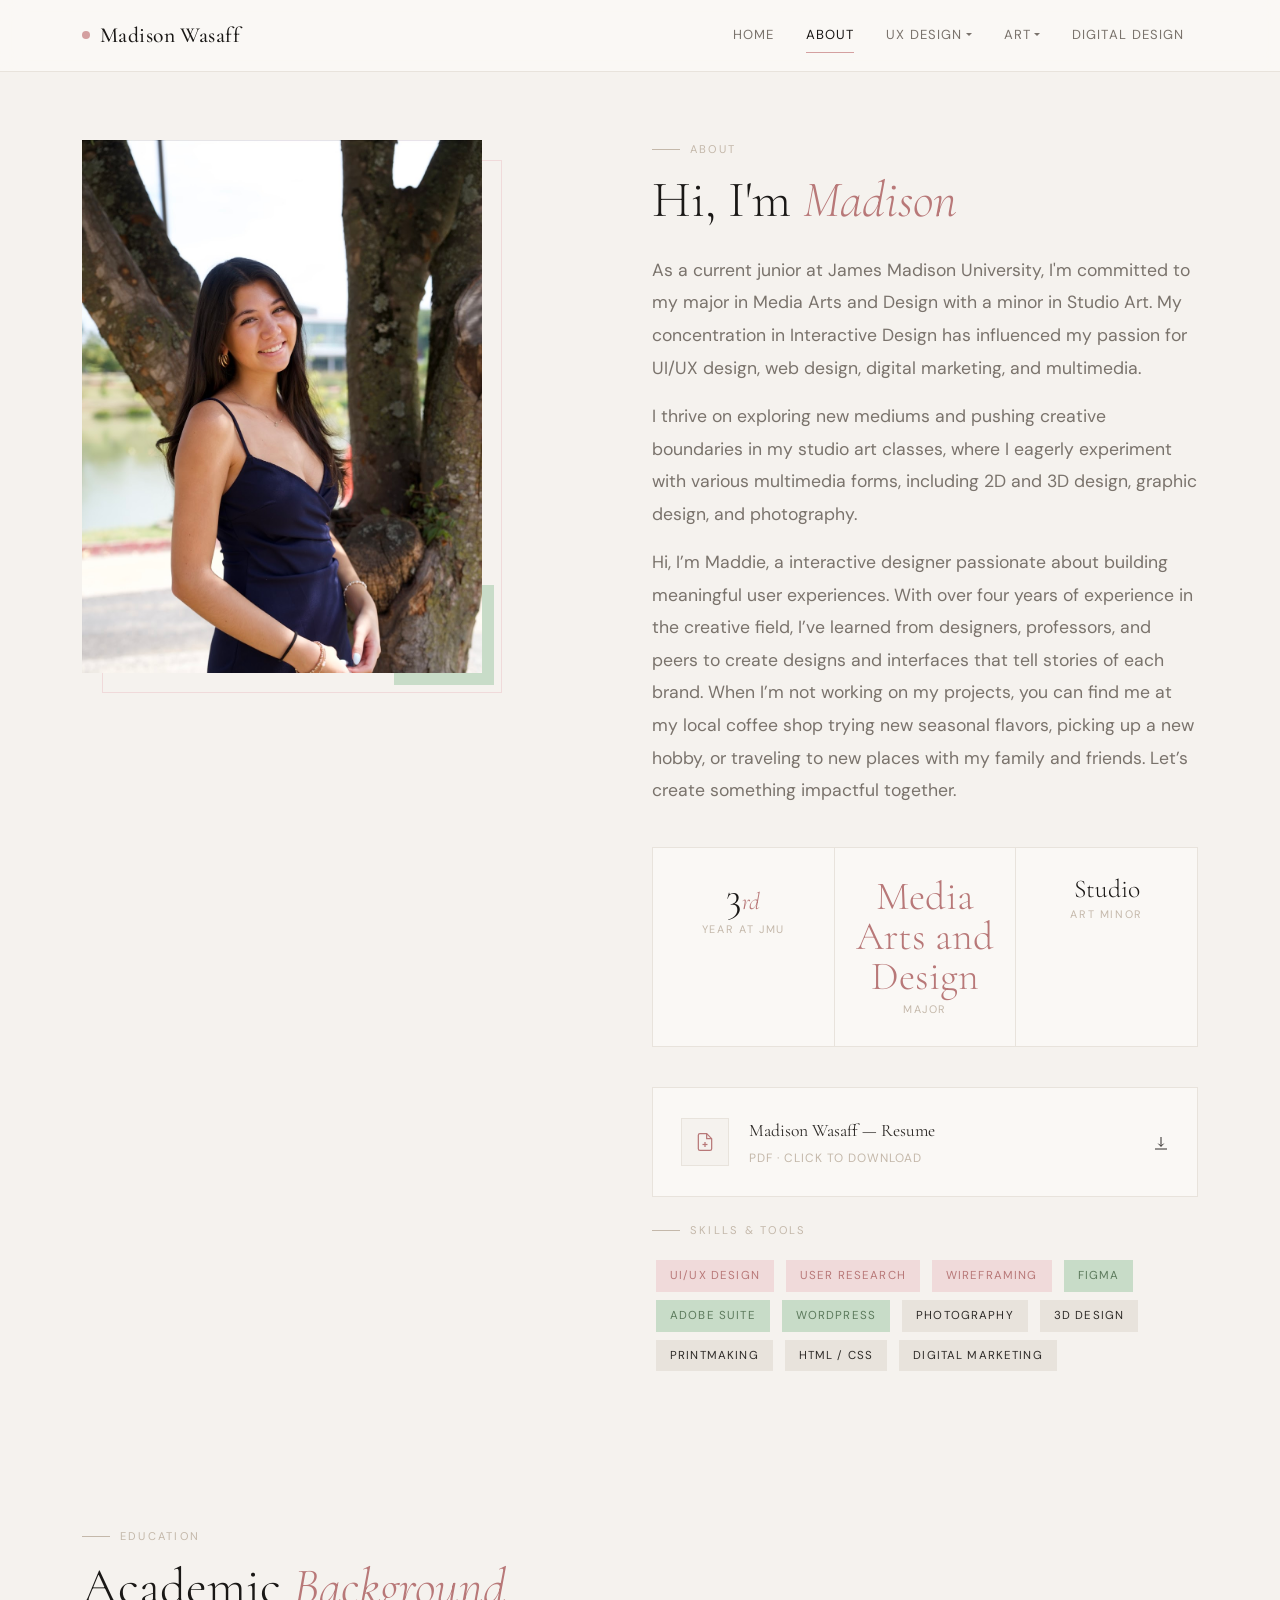
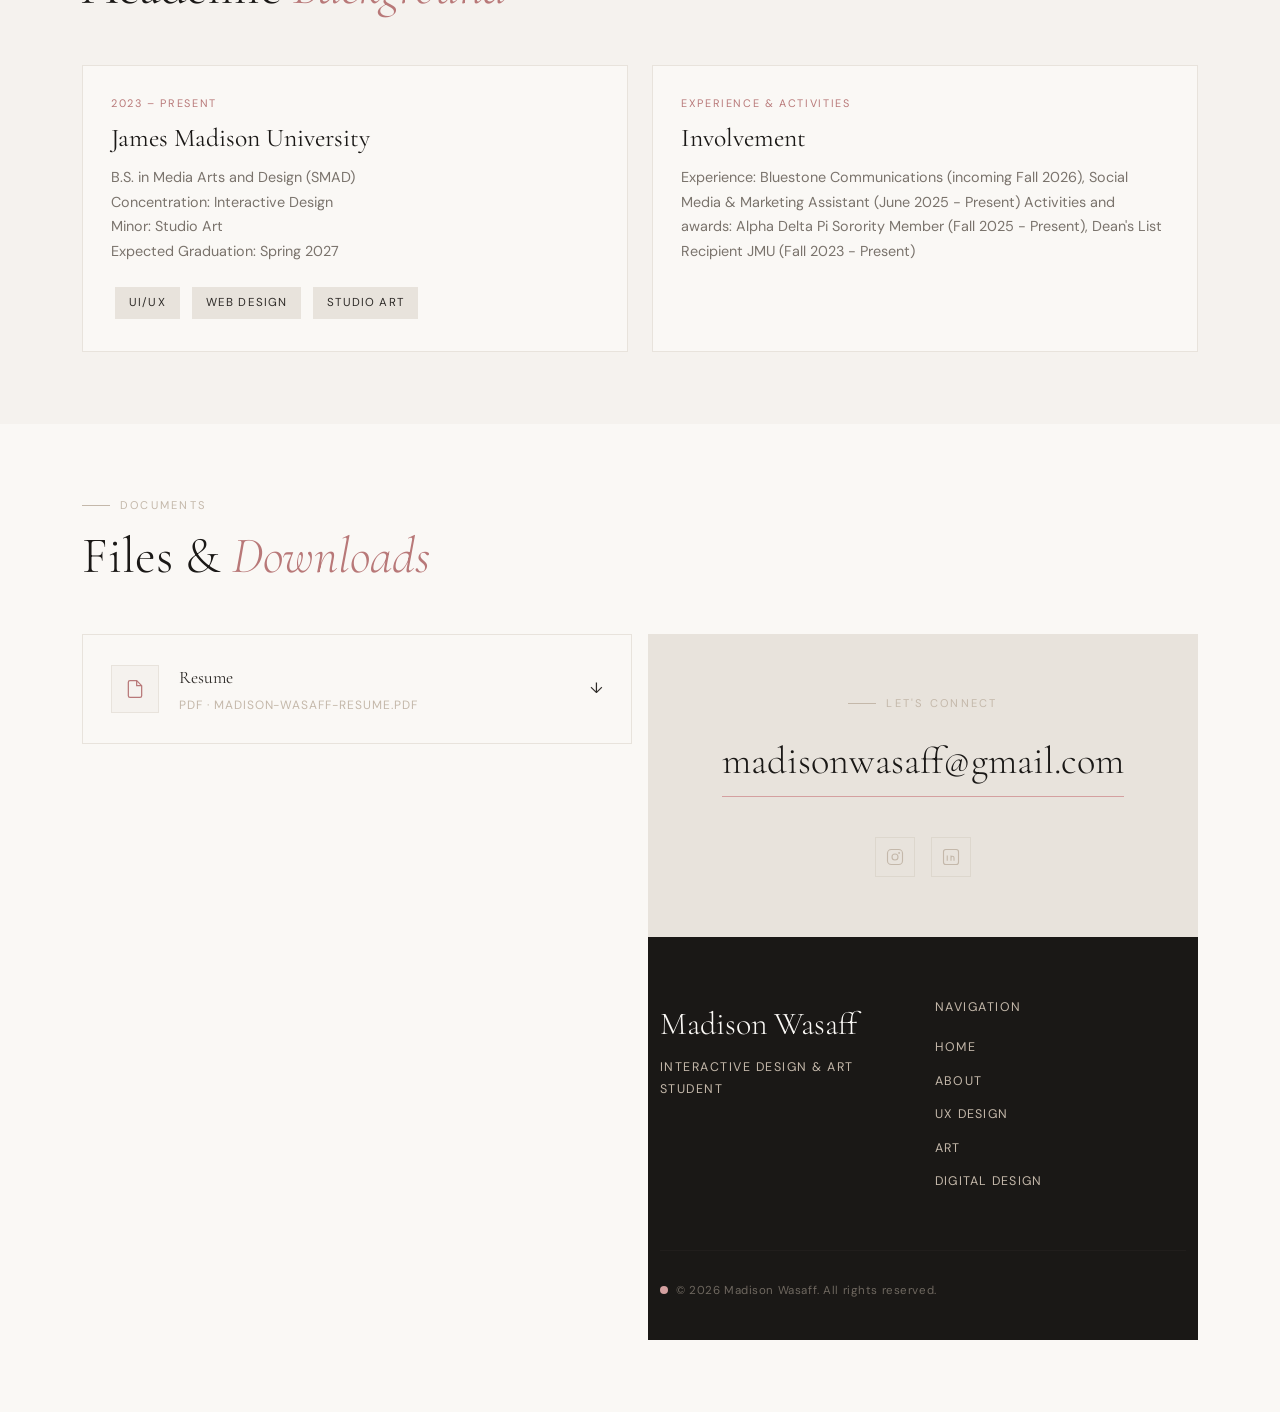
<file: about.html>
<!doctype html>
<html lang="en">
<head>
  <meta charset="utf-8">
  <meta name="viewport" content="width=device-width, initial-scale=1">
  <meta name="description" content="About Madison Wasaff — Interactive Design & Art Student at JMU">
  <meta name="author" content="Madison Wasaff">
  <title>About · Madison Wasaff</title>
  <link href="https://cdn.jsdelivr.net/npm/bootstrap@5.3.8/dist/css/bootstrap.min.css" rel="stylesheet" integrity="sha384-sRIl4kxILFvY47J16cr9ZwB07vP4J8+LH7qKQnuqkuIAvNWLzeN8tE5YBujZqJLB" crossorigin="anonymous">
  <link href="style.css" rel="stylesheet">
</head>
<body class="page-fade">

<!-- ═══ NAVIGATION ═══ -->
<nav class="site-nav navbar navbar-expand-lg" id="siteNav">
  <div class="container">
    <a class="nav-brand navbar-brand" href="index.html">
      <span class="brand-dot"></span>
      Madison Wasaff
    </a>
    <button class="navbar-toggler" type="button" data-bs-toggle="collapse" data-bs-target="#navMenu">
      <span class="navbar-toggler-icon"></span>
    </button>
    <div class="collapse navbar-collapse justify-content-end" id="navMenu">
      <ul class="navbar-nav align-items-lg-center gap-lg-1">
        <li class="nav-item"><a class="nav-link" href="index.html">Home</a></li>
        <li class="nav-item"><a class="nav-link active" href="about.html">About</a></li>
        <li class="nav-item dropdown">
          <a class="nav-link dropdown-toggle" href="ux-design.html" role="button" data-bs-toggle="dropdown">UX Design</a>
          <ul class="dropdown-menu">
            <li><a class="dropdown-item" href="ux-design.html#research">User Research</a></li>
            <li><a class="dropdown-item" href="ux-design.html#narratives">User Narratives</a></li>
            <li><a class="dropdown-item" href="ux-design.html#ia">Information Architecture</a></li>
          </ul>
        </li>
        <li class="nav-item dropdown">
          <a class="nav-link dropdown-toggle" href="art.html" role="button" data-bs-toggle="dropdown">Art</a>
          <ul class="dropdown-menu">
            <li><a class="dropdown-item" href="art.html#3d">3D Design</a></li>
            <li><a class="dropdown-item" href="art.html#photography">Photography</a></li>
            <li><a class="dropdown-item" href="art.html#printmaking">Printmaking</a></li>
          </ul>
        </li>
        <li class="nav-item"><a class="nav-link" href="digital-design.html">Digital Design</a></li>
      </ul>
    </div>
  </div>
</nav>

<!-- ═══ ABOUT HERO ═══ -->
<section class="about-page-hero">
  <div class="container">
    <div class="row align-items-start gy-5">

      <div class="col-lg-5 fade-up">
        <div class="about-headshot">
          <!--
            ══════════════════════════════════════
            HEADSHOT PHOTO
            Place your photo at: images/headshot.jpg
            Recommended: portrait orientation, 400×530px+
            ══════════════════════════════════════
          -->
          <img
            src="images/headshot.jpg"
            alt="Madison Wasaff"
            onerror="this.parentElement.innerHTML='<div class=\'upload-placeholder\' style=\'aspect-ratio:3/4;max-width:400px\'><svg viewBox=\'0 0 24 24\'><path d=\'M12 5v14M5 12l7-7 7 7\'/></svg><span>Add headshot.jpg<br>to images/ folder</span></div>'"
          >
        </div>
      </div>

      <div class="col-lg-6 offset-lg-1 fade-up">
        <p class="section-label">About</p>
        <h1 class="section-title mb-4">Hi, I'm <em>Madison</em></h1>

        <p class="about-bio">
          As a current junior at James Madison University, I'm committed to my major
          in Media Arts and Design with a minor in Studio Art. My concentration in
          Interactive Design has influenced my passion for UI/UX design, web design,
          digital marketing, and multimedia.
        </p>
        <p class="about-bio">
          I thrive on exploring new mediums and pushing creative boundaries in my
          studio art classes, where I eagerly experiment with various multimedia
          forms, including 2D and 3D design, graphic design, and photography.
        </p>
        <p class="about-bio">
          <!--
            ══════════════════════════════════════
            PERSONAL BIO — edit this paragraph
            to include your own story, interests,
            goals, or experiences.
            ══════════════════════════════════════
          -->
          Hi, I’m Maddie, a interactive designer passionate about building meaningful user experiences. With over four years of experience in the creative field, I’ve learned from designers, professors, and peers to create designs and interfaces that tell stories of each brand. When I’m not working on my projects, you can find me at my local coffee shop trying new seasonal flavors, picking up a new hobby, or traveling to new places with my family and friends. Let’s create something impactful together. 

        </p>

        <!-- Stats -->
        <div class="about-stats">
          <div class="stat-item">
            <div class="stat-number">3<em style="font-size:1.5rem;color:var(--pink-deep)">rd</em></div>
            <div class="stat-label">Year at JMU</div>
          </div>
          <div class="stat-item">
            <div class="stat-number" style="color:var(--pink-deep)">Media Arts and Design</div>
            <div class="stat-label">Major</div>
          </div>
          <div class="stat-item">
            <div class="stat-number" style="font-size:1.6rem">Studio</div>
            <div class="stat-label">Art Minor</div>
          </div>
        </div>

        <!-- Resume Download -->
        <div class="mb-4">
          <!--
            ══════════════════════════════════════
            RESUME PDF
            Place your resume at: documents/madison-wasaff-resume.pdf
            ══════════════════════════════════════
          -->
          <a href="documents/madison-wasaff-resume.pdf" class="doc-card" target="_blank">
            <div class="doc-icon">
              <svg width="20" height="20" viewBox="0 0 24 24" fill="none" stroke="currentColor" stroke-width="1.5">
                <path d="M14 2H6a2 2 0 00-2 2v16a2 2 0 002 2h12a2 2 0 002-2V8z"/>
                <polyline points="14 2 14 8 20 8"/>
                <line x1="12" y1="18" x2="12" y2="12"/>
                <line x1="9" y1="15" x2="15" y2="15"/>
              </svg>
            </div>
            <div>
              <div class="doc-name">Madison Wasaff — Resume</div>
              <div class="doc-meta">PDF · Click to Download</div>
            </div>
            <div class="ms-auto">
              <svg width="16" height="16" viewBox="0 0 24 24" fill="none" stroke="currentColor" stroke-width="1.5">
                <path d="M12 17V3M12 17l-4-4M12 17l4-4M3 21h18"/>
              </svg>
            </div>
          </a>
        </div>

        <!-- Skills -->
        <p class="section-label mt-4 mb-3">Skills &amp; Tools</p>
        <div>
          <!--
            ══════════════════════════════════════
            SKILLS — add or remove tags as needed
            ══════════════════════════════════════
          -->
          <span class="skill-tag pink">UI/UX Design</span>
          <span class="skill-tag pink">User Research</span>
          <span class="skill-tag pink">Wireframing</span>
          <span class="skill-tag green">Figma</span>
          <span class="skill-tag green">Adobe Suite</span>
          <span class="skill-tag green">Wordpress</span>
          <span class="skill-tag">Photography</span>
          <span class="skill-tag">3D Design</span>
          <span class="skill-tag">Printmaking</span>
          <span class="skill-tag">HTML / CSS</span>
          <span class="skill-tag">Digital Marketing</span>
        </div>
      </div>

    </div>
  </div>
</section>

<!-- ═══ EDUCATION ═══ -->
<section class="py-5 bg-cream">
  <div class="container py-4">
    <p class="section-label fade-up">Education</p>
    <h2 class="section-title mb-5 fade-up">Academic <em>Background</em></h2>
    <div class="row gy-4">

      <div class="col-md-6 fade-up">
        <div class="project-card h-100">
          <div class="project-card-body">
            <p class="project-card-tag">2023 – Present</p>
            <h3 class="project-card-title">James Madison University</h3>
            <p class="project-card-desc">
              B.S. in Media Arts and Design (SMAD)<br>
              Concentration: Interactive Design<br>
              Minor: Studio Art<br>
              Expected Graduation: Spring 2027
            </p>
            <div>
              <span class="skill-tag">UI/UX</span>
              <span class="skill-tag">Web Design</span>
              <span class="skill-tag">Studio Art</span>
            </div>
          </div>
        </div>
      </div>

      <div class="col-md-6 fade-up">
        <div class="project-card h-100">
          <div class="project-card-body">
            <p class="project-card-tag">Experience &amp; Activities</p>
            <h3 class="project-card-title">Involvement</h3>
            <p class="project-card-desc">
              <!--
                ══════════════════════════════════════
                INVOLVEMENT — edit with your clubs,
                internships, jobs, organizations, etc.
                ══════════════════════════════════════
              -->
              Experience: Bluestone Communications (incoming Fall 2026), Social Media & Marketing Assistant (June 2025 - Present)
              Activities and awards: Alpha Delta Pi Sorority Member (Fall 2025 - Present), Dean's List Recipient JMU (Fall 2023 - Present) 
            </p>
          </div>
        </div>
      </div>

    </div>
  </div>
</section>

<!-- ═══ ADDITIONAL DOCUMENTS ═══ -->
<section class="py-5">
  <div class="container py-4">
    <p class="section-label fade-up">Documents</p>
    <h2 class="section-title mb-5 fade-up">Files &amp; <em>Downloads</em></h2>
    <div class="row g-3">
      <!--
        ══════════════════════════════════════
        ADDITIONAL DOCUMENTS
        To add a document:
          1. Place the file in the documents/ folder
          2. Copy one of the <div class="col-md-6"> blocks below
          3. Update the href, doc-name, and doc-meta
        ══════════════════════════════════════
      -->
      <div class="col-md-6 fade-up">
        <a href="documents/madison-wasaff-resume.pdf" class="doc-card" target="_blank">
          <div class="doc-icon">
            <svg width="20" height="20" viewBox="0 0 24 24" fill="none" stroke="currentColor" stroke-width="1.5">
              <path d="M14 2H6a2 2 0 00-2 2v16a2 2 0 002 2h12a2 2 0 002-2V8z"/>
              <polyline points="14 2 14 8 20 8"/>
            </svg>
          </div>
          <div>
            <div class="doc-name">Resume</div>
            <div class="doc-meta">PDF · madison-wasaff-resume.pdf</div>
          </div>
          <div class="ms-auto">↓</div>
        </a>
      </div>
      <div class="col-md-6 fade-up">

<!-- ═══ CONTACT ═══ -->
<section class="contact-strip">
  <div class="container">
    <p class="section-label justify-content-center mb-3">Let's Connect</p>
    <a href="mailto:madisonwasaff@gmail.com" class="contact-email d-inline-block mb-4">
      madisonwasaff@gmail.com
    </a>
    <br>
    <div class="d-flex justify-content-center gap-3 mt-3">
      <a href="#https://www.instagram.com/sstudiomaddie/" class="social-btn" title="Instagram" target="_blank">
        <svg width="18" height="18" viewBox="0 0 24 24" fill="none" stroke="currentColor" stroke-width="1.5">
          <rect x="2" y="2" width="20" height="20" rx="5"/>
          <circle cx="12" cy="12" r="4"/>
          <circle cx="17.5" cy="6.5" r="0.5" fill="currentColor"/>
        </svg>
      </a>
      <a href="#https://www.linkedin.com/in/madison-wasaff-1714142a8/" class="social-btn" title="LinkedIn" target="_blank">
        <svg width="18" height="18" viewBox="0 0 24 24" fill="none" stroke="currentColor" stroke-width="1.5">
          <rect x="2" y="2" width="20" height="20" rx="3"/>
          <path d="M7 10v7M7 7v.01M12 17v-4a2 2 0 014 0v4M12 10v7"/>
        </svg>
      </a>
    </div>
  </div>
</section>

<!-- ═══ FOOTER ═══ -->
<footer class="site-footer">
  <div class="container">
    <div class="row align-items-start gy-4">
      <div class="col-lg-5">
        <p class="footer-name">Madison Wasaff</p>
        <p class="footer-tagline">Interactive Design &amp; Art Student</p>
      </div>
      <div class="col-lg-3 offset-lg-1">
        <p class="footer-tagline mb-3">Navigation</p>
        <ul class="list-unstyled">
          <li class="mb-2"><a class="footer-link" href="index.html">Home</a></li>
          <li class="mb-2"><a class="footer-link" href="about.html">About</a></li>
          <li class="mb-2"><a class="footer-link" href="ux-design.html">UX Design</a></li>
          <li class="mb-2"><a class="footer-link" href="art.html">Art</a></li>
          <li class="mb-2"><a class="footer-link" href="digital-design.html">Digital Design</a></li>
        </ul>
      </div>
    </div>
    <hr class="footer-divider">
    <p class="footer-copy mb-0"><span class="footer-accent-dot"></span>&copy; 2026 Madison Wasaff. All rights reserved.</p>
  </div>
</footer>

<script src="https://cdn.jsdelivr.net/npm/bootstrap@5.3.8/dist/js/bootstrap.bundle.min.js" integrity="sha384-FKyoEForCGlyvwx9Hj09JcYn3nv7wiPVlz7YYwJrWVcXK/BmnVDxM+D2scQbITxI" crossorigin="anonymous"></script>
<script>
  const nav = document.getElementById('siteNav');
  window.addEventListener('scroll', () => nav.classList.toggle('scrolled', window.scrollY > 20));
  const observer = new IntersectionObserver((e) => e.forEach(x => { if(x.isIntersecting) x.target.classList.add('visible'); }), {threshold: 0.12});
  document.querySelectorAll('.fade-up').forEach(el => observer.observe(el));
</script>
</body>
</html>
</file>
<file: style.css>
/* =============================================
   MADISON WASAFF PORTFOLIO — style.css
   Bootstrap 5.3.8 + Custom CSS
   ============================================= */

/* ── Google Fonts ── */
@import url('https://fonts.googleapis.com/css2?family=Cormorant+Garamond:ital,wght@0,300;0,400;0,500;0,600;1,300;1,400&family=DM+Sans:wght@300;400;500&display=swap');

/* ── CSS Variables ── */
:root {
  --cream:       #f5f2ee;
  --warm-white:  #faf8f5;
  --stone:       #e8e3dc;
  --taupe:       #c4b8aa;
  --charcoal:    #2e2b28;
  --ink:         #1a1816;
  --muted:       #7a736c;
  --pink:        #d4a0a0;
  --pink-light:  #f0dada;
  --pink-deep:   #b87878;
  --green:       #8aaa8a;
  --green-light: #c8dcc8;
  --green-deep:  #5c7a5c;

  --font-display: 'Cormorant Garamond', Georgia, serif;
  --font-body:    'DM Sans', sans-serif;

  --nav-height: 72px;
  --transition: 0.35s cubic-bezier(0.25, 0.46, 0.45, 0.94);
}

/* ── Base ── */
*, *::before, *::after { box-sizing: border-box; }

html { scroll-behavior: smooth; }

body {
  font-family: var(--font-body);
  background-color: var(--warm-white);
  color: var(--charcoal);
  font-size: 15px;
  line-height: 1.7;
  overflow-x: hidden;
}

img { max-width: 100%; height: auto; display: block; }

a { color: inherit; text-decoration: none; }

h1, h2, h3, h4, h5, h6 {
  font-family: var(--font-display);
  font-weight: 400;
  line-height: 1.2;
  color: var(--ink);
}

/* ── Utility ── */
.text-pink    { color: var(--pink-deep); }
.text-green   { color: var(--green-deep); }
.text-muted-custom { color: var(--muted); }
.bg-cream     { background-color: var(--cream); }
.bg-stone     { background-color: var(--stone); }
.font-display { font-family: var(--font-display); }

/* ── Navbar ── */
.site-nav {
  background: rgba(250, 248, 245, 0.95);
  backdrop-filter: blur(12px);
  border-bottom: 1px solid var(--stone);
  height: var(--nav-height);
  position: fixed;
  top: 0; left: 0; right: 0;
  z-index: 1000;
  transition: box-shadow var(--transition);
}
.site-nav.scrolled {
  box-shadow: 0 2px 20px rgba(46,43,40,0.08);
}

.nav-brand {
  font-family: var(--font-display);
  font-size: 1.35rem;
  font-weight: 500;
  letter-spacing: 0.02em;
  color: var(--ink);
  display: flex;
  align-items: center;
  gap: 10px;
}
.nav-brand .brand-dot {
  width: 8px; height: 8px;
  border-radius: 50%;
  background: var(--pink);
  display: inline-block;
}

/* Nav links */
.navbar-nav .nav-link {
  font-family: var(--font-body);
  font-size: 0.82rem;
  font-weight: 400;
  letter-spacing: 0.08em;
  text-transform: uppercase;
  color: var(--muted);
  padding: 6px 14px !important;
  transition: color var(--transition);
}
.navbar-nav .nav-link:hover,
.navbar-nav .nav-link.active {
  color: var(--ink);
}
.navbar-nav .nav-link.active {
  position: relative;
}
.navbar-nav .nav-link.active::after {
  content: '';
  position: absolute;
  bottom: 0; left: 14px; right: 14px;
  height: 1px;
  background: var(--pink);
}

/* Dropdown */
.dropdown-menu {
  border: 1px solid var(--stone);
  border-radius: 0;
  background: var(--warm-white);
  box-shadow: 0 8px 32px rgba(46,43,40,0.1);
  padding: 8px 0;
  min-width: 190px;
  margin-top: 4px !important;
}
.dropdown-item {
  font-size: 0.8rem;
  letter-spacing: 0.06em;
  text-transform: uppercase;
  color: var(--muted);
  padding: 8px 20px;
  transition: all var(--transition);
}
.dropdown-item:hover {
  background: var(--pink-light);
  color: var(--ink);
}

/* Hamburger */
.navbar-toggler {
  border: 1px solid var(--stone);
  border-radius: 0;
  padding: 6px 10px;
}
.navbar-toggler:focus { box-shadow: none; }
.navbar-toggler-icon {
  background-image: url("data:image/svg+xml,%3csvg xmlns='http://www.w3.org/2000/svg' viewBox='0 0 30 30'%3e%3cpath stroke='%237a736c' stroke-linecap='square' stroke-width='1.5' d='M4 7h22M4 15h22M4 23h22'/%3e%3c/svg%3e");
}

/* Page offset for fixed nav */
.page-top { padding-top: var(--nav-height); }

/* ── HERO ── */
.hero {
  min-height: 100vh;
  display: flex;
  flex-direction: column;
  justify-content: center;
  background-color: var(--cream);
  position: relative;
  overflow: hidden;
  padding-top: var(--nav-height);
}

/* Decorative background lines */
.hero::before {
  content: '';
  position: absolute;
  top: 0; right: 0;
  width: 45%;
  height: 100%;
  background: var(--stone);
  clip-path: polygon(15% 0, 100% 0, 100% 100%, 0% 100%);
  z-index: 0;
}
.hero::after {
  content: '';
  position: absolute;
  bottom: 60px; left: 50px;
  width: 120px; height: 120px;
  border-radius: 50%;
  background: var(--pink-light);
  opacity: 0.5;
  z-index: 0;
}

.hero-content { position: relative; z-index: 1; }

.hero-eyebrow {
  font-size: 0.75rem;
  letter-spacing: 0.2em;
  text-transform: uppercase;
  color: var(--pink-deep);
  margin-bottom: 20px;
  display: flex;
  align-items: center;
  gap: 12px;
}
.hero-eyebrow::before {
  content: '';
  display: inline-block;
  width: 40px; height: 1px;
  background: var(--pink);
}

.hero-name {
  font-size: clamp(3.5rem, 8vw, 7rem);
  font-weight: 300;
  line-height: 1;
  margin-bottom: 20px;
  color: var(--ink);
}
.hero-name em {
  font-style: italic;
  color: var(--pink-deep);
}

.hero-subtitle {
  font-family: var(--font-body);
  font-size: 1rem;
  letter-spacing: 0.05em;
  color: var(--muted);
  margin-bottom: 40px;
  text-transform: uppercase;
}

.hero-image-wrap {
  position: relative;
  z-index: 1;
}
.hero-image-wrap img {
  width: 100%;
  max-width: 480px;
  aspect-ratio: 3/4;
  object-fit: cover;
  margin-left: auto;
  display: block;
}
.hero-image-wrap::before {
  content: '';
  position: absolute;
  top: -16px; right: -16px;
  width: 100%; height: 100%;
  border: 1px solid var(--taupe);
  z-index: -1;
}

.hero-scroll-hint {
  position: absolute;
  bottom: 30px; left: 50%;
  transform: translateX(-50%);
  font-size: 0.7rem;
  letter-spacing: 0.15em;
  text-transform: uppercase;
  color: var(--taupe);
  display: flex;
  flex-direction: column;
  align-items: center;
  gap: 8px;
  z-index: 1;
}
.hero-scroll-hint::after {
  content: '';
  display: block;
  width: 1px; height: 50px;
  background: var(--taupe);
  animation: scrollLine 2s ease-in-out infinite;
}
@keyframes scrollLine {
  0%, 100% { opacity: 0.3; transform: scaleY(0.5); }
  50%       { opacity: 1;   transform: scaleY(1); }
}

/* ── Buttons ── */
.btn-portfolio {
  display: inline-flex;
  align-items: center;
  gap: 10px;
  font-size: 0.78rem;
  letter-spacing: 0.12em;
  text-transform: uppercase;
  padding: 14px 28px;
  border: 1px solid var(--charcoal);
  background: transparent;
  color: var(--charcoal);
  transition: all var(--transition);
  cursor: pointer;
}
.btn-portfolio:hover {
  background: var(--charcoal);
  color: var(--warm-white);
}
.btn-portfolio-pink {
  border-color: var(--pink);
  color: var(--pink-deep);
}
.btn-portfolio-pink:hover {
  background: var(--pink);
  color: var(--ink);
}
.btn-portfolio-green {
  border-color: var(--green);
  color: var(--green-deep);
}
.btn-portfolio-green:hover {
  background: var(--green);
  color: var(--ink);
}

/* ── Section Styles ── */
.section-label {
  font-size: 0.7rem;
  letter-spacing: 0.2em;
  text-transform: uppercase;
  color: var(--taupe);
  margin-bottom: 12px;
  display: flex;
  align-items: center;
  gap: 10px;
}
.section-label::before {
  content: '';
  display: inline-block;
  width: 28px; height: 1px;
  background: var(--taupe);
}

.section-title {
  font-family: var(--font-display);
  font-size: clamp(2rem, 4vw, 3.2rem);
  font-weight: 300;
  color: var(--ink);
  line-height: 1.15;
  margin-bottom: 0;
}
.section-title em { font-style: italic; color: var(--pink-deep); }

/* ── Portfolio Grid (Home) ── */
.work-grid { padding: 80px 0; }

.work-card {
  position: relative;
  overflow: hidden;
  cursor: pointer;
  background: var(--stone);
}
.work-card img {
  width: 100%;
  aspect-ratio: 4/3;
  object-fit: cover;
  transition: transform 0.6s cubic-bezier(0.25, 0.46, 0.45, 0.94);
}
.work-card:hover img { transform: scale(1.04); }

.work-card-overlay {
  position: absolute;
  inset: 0;
  background: linear-gradient(to top, rgba(26,24,22,0.75) 0%, transparent 55%);
  display: flex;
  flex-direction: column;
  justify-content: flex-end;
  padding: 28px;
  opacity: 0;
  transition: opacity var(--transition);
}
.work-card:hover .work-card-overlay { opacity: 1; }

.work-card-title {
  font-family: var(--font-display);
  font-size: 1.6rem;
  font-weight: 300;
  color: #fff;
  margin-bottom: 6px;
}
.work-card-tag {
  font-size: 0.7rem;
  letter-spacing: 0.15em;
  text-transform: uppercase;
  color: var(--pink-light);
}

.work-card-label {
  position: absolute;
  top: 16px; left: 16px;
  background: rgba(250,248,245,0.92);
  padding: 6px 14px;
  font-size: 0.7rem;
  letter-spacing: 0.12em;
  text-transform: uppercase;
  color: var(--ink);
}

/* Large feature card */
.work-card-lg img { aspect-ratio: 3/4; }

/* ── About Preview ── */
.about-preview {
  padding: 100px 0;
  background: var(--cream);
  position: relative;
}
.about-preview-image {
  position: relative;
}
.about-preview-image img {
  width: 100%;
  max-width: 420px;
  aspect-ratio: 3/4;
  object-fit: cover;
  object-position: top;
}
.about-preview-image::after {
  content: '';
  position: absolute;
  bottom: -20px; right: -20px;
  width: 60%; height: 60%;
  background: var(--pink-light);
  z-index: -1;
}
.about-preview-accent {
  position: absolute;
  top: -20px; left: -20px;
  width: 80px; height: 80px;
  border: 1px solid var(--green-light);
}

.about-body {
  font-size: 1.05rem;
  color: var(--muted);
  line-height: 1.8;
  margin-bottom: 32px;
}

/* ── Gallery Pages ── */
.gallery-hero {
  padding: 120px 0 60px;
  background: var(--cream);
}
.gallery-hero-title {
  font-size: clamp(3rem, 6vw, 5rem);
  font-weight: 300;
  color: var(--ink);
}

.gallery-filter {
  display: flex;
  gap: 8px;
  flex-wrap: wrap;
  margin-bottom: 40px;
}
.filter-btn {
  font-size: 0.72rem;
  letter-spacing: 0.1em;
  text-transform: uppercase;
  padding: 8px 18px;
  border: 1px solid var(--stone);
  background: transparent;
  color: var(--muted);
  cursor: pointer;
  transition: all var(--transition);
}
.filter-btn:hover, .filter-btn.active {
  border-color: var(--pink);
  color: var(--pink-deep);
  background: var(--pink-light);
}

/* Masonry-style gallery */
.gallery-grid {
  columns: 3 280px;
  gap: 16px;
  padding: 0 0 80px;
}
.gallery-item {
  break-inside: avoid;
  margin-bottom: 16px;
  position: relative;
  overflow: hidden;
  cursor: pointer;
}
.gallery-item img {
  width: 100%;
  transition: transform 0.5s var(--transition);
  display: block;
}
.gallery-item:hover img { transform: scale(1.03); }
.gallery-item-caption {
  position: absolute;
  bottom: 0; left: 0; right: 0;
  background: rgba(26,24,22,0.65);
  color: #fff;
  padding: 14px 16px;
  font-size: 0.78rem;
  letter-spacing: 0.08em;
  transform: translateY(100%);
  transition: transform var(--transition);
}
.gallery-item:hover .gallery-item-caption { transform: translateY(0); }

/* Uniform grid option */
.gallery-uniform {
  display: grid;
  grid-template-columns: repeat(auto-fill, minmax(280px, 1fr));
  gap: 16px;
  padding-bottom: 80px;
}
.gallery-uniform .gallery-item img {
  aspect-ratio: 1;
  object-fit: cover;
}

/* ── UX Project Cards ── */
.project-card {
  border: 1px solid var(--stone);
  background: var(--warm-white);
  transition: transform var(--transition), box-shadow var(--transition);
  overflow: hidden;
}
.project-card:hover {
  transform: translateY(-4px);
  box-shadow: 0 20px 40px rgba(46,43,40,0.1);
}
.project-card img {
  width: 100%;
  aspect-ratio: 16/9;
  object-fit: cover;
}
.project-card-body {
  padding: 28px;
}
.project-card-tag {
  font-size: 0.68rem;
  letter-spacing: 0.15em;
  text-transform: uppercase;
  color: var(--pink-deep);
  margin-bottom: 10px;
}
.project-card-title {
  font-family: var(--font-display);
  font-size: 1.6rem;
  font-weight: 400;
  margin-bottom: 12px;
  color: var(--ink);
}
.project-card-desc {
  font-size: 0.9rem;
  color: var(--muted);
  line-height: 1.7;
  margin-bottom: 20px;
}

/* ── Document/Resume Section ── */
.doc-card {
  border: 1px solid var(--stone);
  padding: 28px;
  display: flex;
  align-items: center;
  gap: 20px;
  transition: all var(--transition);
  background: var(--warm-white);
  text-decoration: none;
  color: var(--charcoal);
}
.doc-card:hover {
  border-color: var(--pink);
  background: var(--pink-light);
  color: var(--ink);
}
.doc-icon {
  width: 48px; height: 48px;
  background: var(--cream);
  border: 1px solid var(--stone);
  display: flex; align-items: center; justify-content: center;
  font-size: 1.2rem;
  flex-shrink: 0;
  color: var(--pink-deep);
}
.doc-name {
  font-family: var(--font-display);
  font-size: 1.1rem;
  font-weight: 400;
  margin-bottom: 2px;
}
.doc-meta {
  font-size: 0.75rem;
  letter-spacing: 0.08em;
  text-transform: uppercase;
  color: var(--taupe);
}

/* ── Placeholder Upload Boxes ── */
.upload-placeholder {
  border: 1px dashed var(--taupe);
  aspect-ratio: 4/3;
  display: flex;
  flex-direction: column;
  align-items: center;
  justify-content: center;
  gap: 12px;
  background: var(--cream);
  color: var(--taupe);
  font-size: 0.8rem;
  letter-spacing: 0.08em;
  text-transform: uppercase;
  transition: all var(--transition);
}
.upload-placeholder:hover {
  border-color: var(--pink);
  background: var(--pink-light);
  color: var(--pink-deep);
}
.upload-placeholder svg {
  width: 32px; height: 32px;
  stroke: currentColor;
  fill: none;
  stroke-width: 1;
}

/* ── Skills / Tags ── */
.skill-tag {
  display: inline-block;
  font-size: 0.72rem;
  letter-spacing: 0.1em;
  text-transform: uppercase;
  padding: 6px 14px;
  background: var(--stone);
  color: var(--charcoal);
  margin: 4px;
  transition: all var(--transition);
}
.skill-tag:hover { background: var(--green-light); color: var(--green-deep); }
.skill-tag.pink  { background: var(--pink-light);  color: var(--pink-deep); }
.skill-tag.green { background: var(--green-light); color: var(--green-deep); }

/* ── Footer ── */
.site-footer {
  background: var(--ink);
  color: var(--taupe);
  padding: 60px 0 40px;
}
.footer-name {
  font-family: var(--font-display);
  font-size: 2rem;
  font-weight: 300;
  color: var(--warm-white);
  margin-bottom: 6px;
}
.footer-tagline {
  font-size: 0.78rem;
  letter-spacing: 0.12em;
  text-transform: uppercase;
  color: var(--taupe);
}
.footer-divider {
  border-color: rgba(196, 184, 170, 0.15);
  margin: 40px 0 30px;
}
.footer-link {
  font-size: 0.78rem;
  letter-spacing: 0.1em;
  text-transform: uppercase;
  color: var(--taupe);
  transition: color var(--transition);
}
.footer-link:hover { color: var(--pink-light); }

.social-btn {
  width: 40px; height: 40px;
  border: 1px solid rgba(196,184,170,0.3);
  display: inline-flex;
  align-items: center;
  justify-content: center;
  color: var(--taupe);
  transition: all var(--transition);
  font-size: 0.9rem;
}
.social-btn:hover {
  border-color: var(--pink);
  color: var(--pink-light);
  background: rgba(212,160,160,0.1);
}
.footer-copy {
  font-size: 0.72rem;
  letter-spacing: 0.05em;
  color: rgba(196,184,170,0.5);
}
.footer-accent-dot {
  width: 8px; height: 8px;
  border-radius: 50%;
  background: var(--pink);
  display: inline-block;
  margin-right: 8px;
}

/* ── About Page ── */
.about-page-hero {
  padding: 140px 0 80px;
  background: var(--cream);
}
.about-headshot {
  position: relative;
  display: inline-block;
}
.about-headshot img {
  width: 100%;
  max-width: 400px;
  aspect-ratio: 3/4;
  object-fit: cover;
  object-position: top;
}
.about-headshot::before {
  content: '';
  position: absolute;
  top: 20px; left: 20px;
  width: 100%; height: 100%;
  border: 1px solid var(--pink-light);
  z-index: -1;
}
.about-headshot::after {
  content: '';
  position: absolute;
  bottom: -12px; right: -12px;
  width: 100px; height: 100px;
  background: var(--green-light);
  z-index: -1;
}

.about-bio {
  font-size: 1.1rem;
  color: var(--muted);
  line-height: 1.85;
}

.about-stats {
  display: grid;
  grid-template-columns: repeat(3, 1fr);
  gap: 1px;
  background: var(--stone);
  border: 1px solid var(--stone);
  margin: 40px 0;
}
.stat-item {
  background: var(--warm-white);
  padding: 28px 20px;
  text-align: center;
}
.stat-number {
  font-family: var(--font-display);
  font-size: 2.5rem;
  font-weight: 300;
  color: var(--ink);
  line-height: 1;
  margin-bottom: 4px;
}
.stat-label {
  font-size: 0.68rem;
  letter-spacing: 0.15em;
  text-transform: uppercase;
  color: var(--taupe);
}

/* ── Contact strip ── */
.contact-strip {
  background: var(--stone);
  padding: 60px 0;
  text-align: center;
}
.contact-email {
  font-family: var(--font-display);
  font-size: clamp(1.5rem, 3vw, 2.5rem);
  color: var(--ink);
  font-weight: 300;
  border-bottom: 1px solid var(--pink);
  padding-bottom: 2px;
  transition: color var(--transition);
}
.contact-email:hover { color: var(--pink-deep); }

/* ── Animations ── */
.fade-up {
  opacity: 0;
  transform: translateY(30px);
  transition: opacity 0.7s ease, transform 0.7s ease;
}
.fade-up.visible {
  opacity: 1;
  transform: translateY(0);
}

/* ── Lightbox overlay ── */
.lightbox-overlay {
  position: fixed;
  inset: 0;
  background: rgba(26,24,22,0.92);
  z-index: 9999;
  display: none;
  align-items: center;
  justify-content: center;
  padding: 20px;
}
.lightbox-overlay.open { display: flex; }
.lightbox-overlay img {
  max-width: 90vw;
  max-height: 90vh;
  object-fit: contain;
}
.lightbox-close {
  position: absolute;
  top: 24px; right: 24px;
  color: var(--taupe);
  font-size: 1.5rem;
  cursor: pointer;
  background: none; border: none;
  line-height: 1;
}
.lightbox-close:hover { color: #fff; }

/* ── Responsive ── */
@media (max-width: 991.98px) {
  .hero::before { display: none; }
  .hero-image-wrap img { max-width: 100%; }
  .gallery-grid { columns: 2 200px; }
  .about-stats { grid-template-columns: 1fr; }
}
@media (max-width: 575.98px) {
  .gallery-grid { columns: 1; }
  .hero-name { font-size: 3rem; }
}

/* ── Page Transitions ── */
.page-fade {
  animation: pageFade 0.5s ease;
}
@keyframes pageFade {
  from { opacity: 0; transform: translateY(16px); }
  to   { opacity: 1; transform: translateY(0); }
}

/* Pink accent underline for headings */
.underline-pink {
  position: relative;
  display: inline-block;
}
.underline-pink::after {
  content: '';
  position: absolute;
  bottom: -6px; left: 0;
  width: 100%; height: 1px;
  background: var(--pink);
}

/* Thin horizontal rule */
.hr-thin {
  border: none;
  border-top: 1px solid var(--stone);
  margin: 0;
}
</file>
